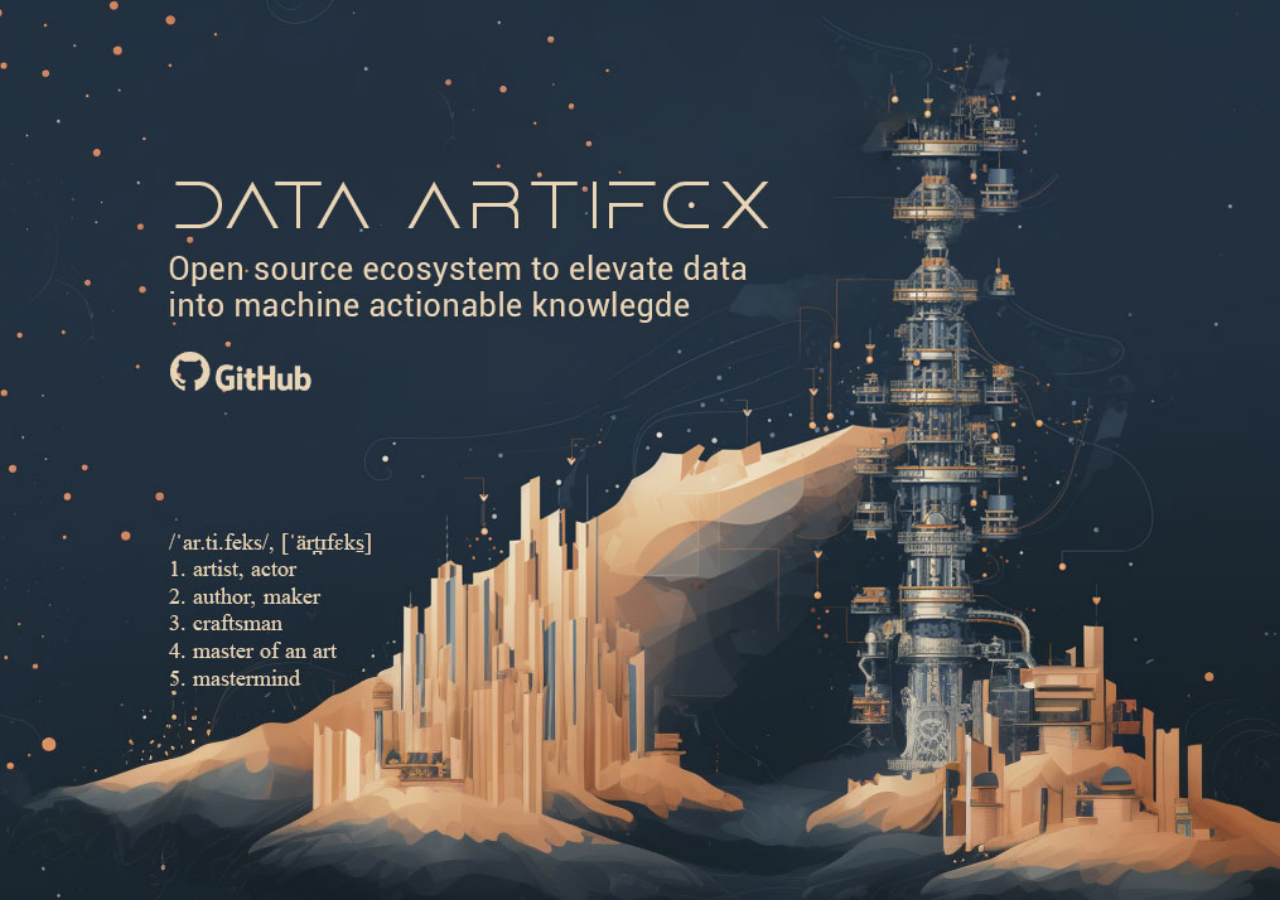
<file: index.html>
<!DOCTYPE html>
<html lang="en">
<head>
    <meta charset="UTF-8">
    <meta name="viewport" content="width=device-width, initial-scale=1.0">
    <title>Data Artifex: Elevate your data into machine actionable knowlegde</title>
    <link rel="stylesheet" href="style.css">
</head>
<body>
    <a href="https://github.com/dataartifex" target="_blank">
        <img id="main-image" src="home.jpg" alt="Data Artifex" class="fullscreen"/>
    </a>
</body>
</html>
</file>
<file: style.css>
/* style.css */
body, html {
    margin: 0;
    padding: 0;
    width: 100%;
    height: 100%;
    overflow: hidden; /* Prevents scrollbars */
}

.fullscreen {
    width: 100vw;
    height: 100vh;
    object-fit: cover; /* Cover the viewport without distorting the image */
    display: block; /* Removes bottom margin/spacing */
}
</file>
